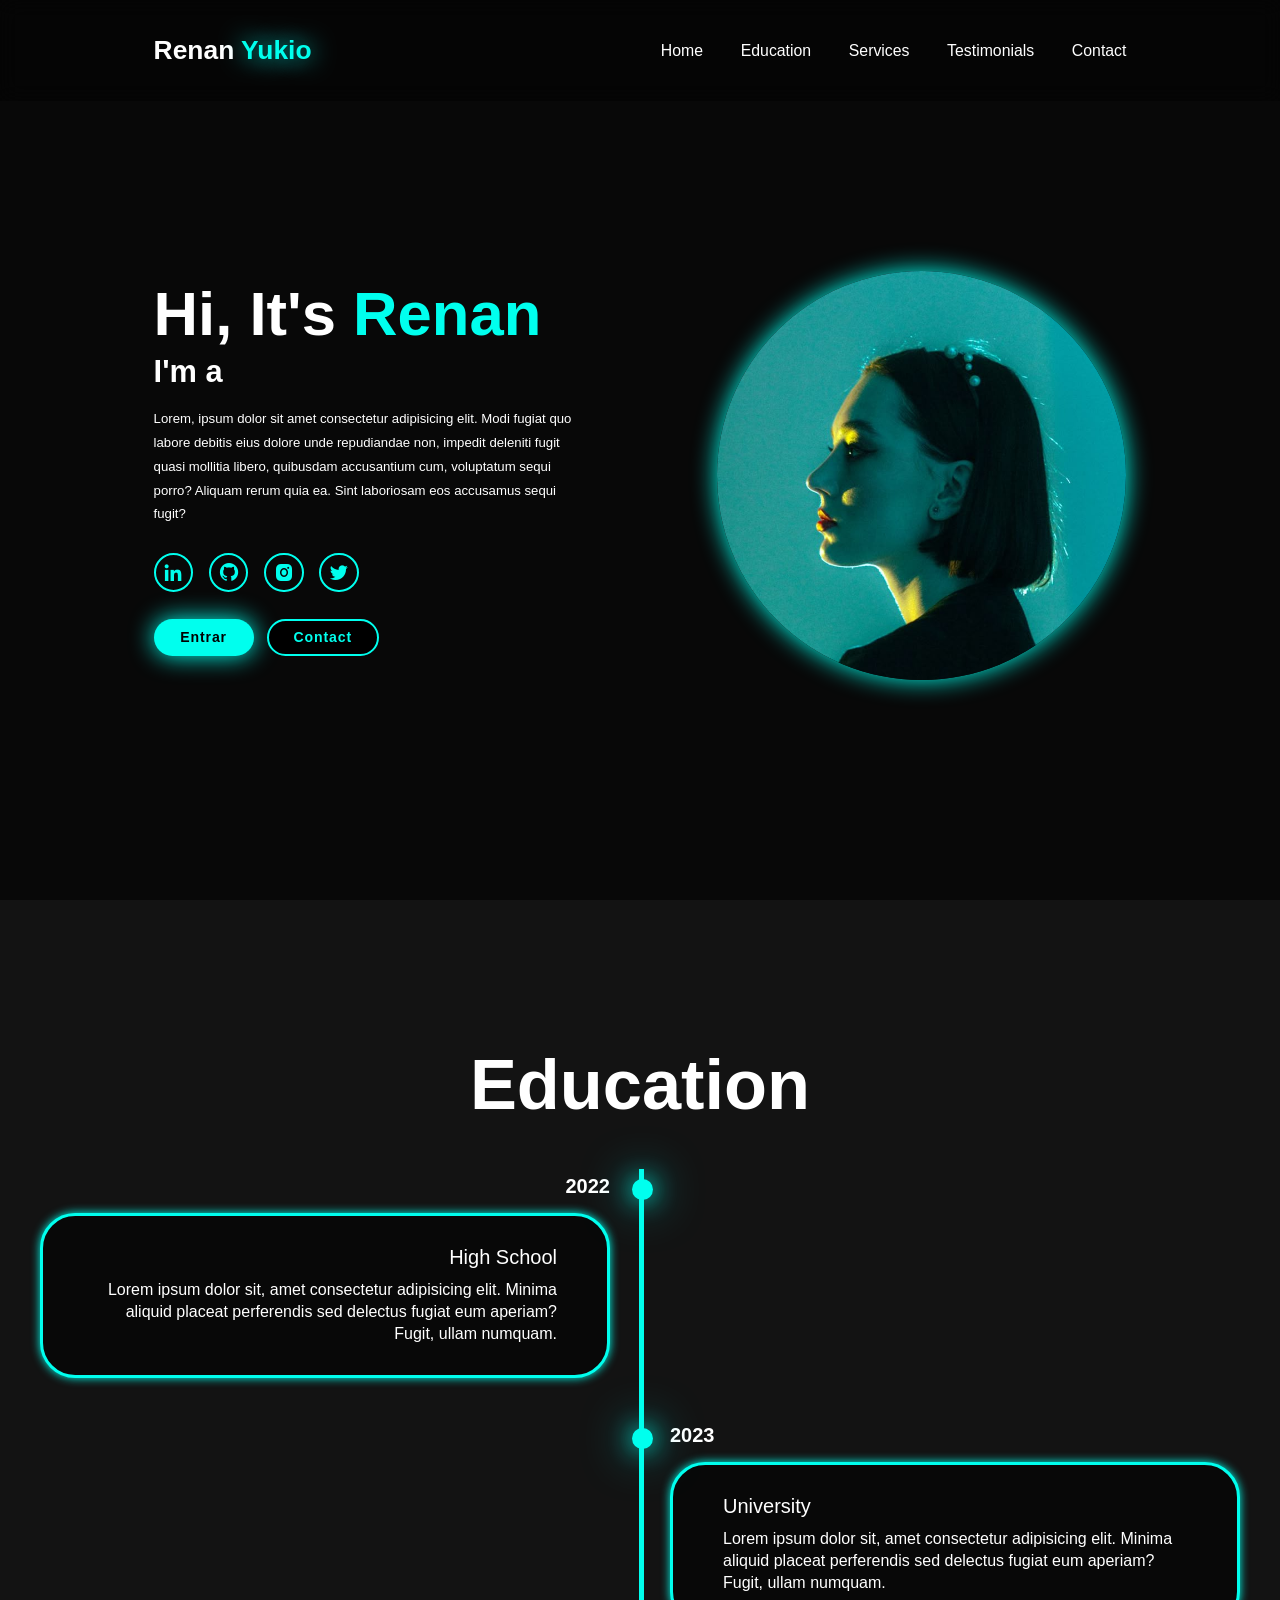
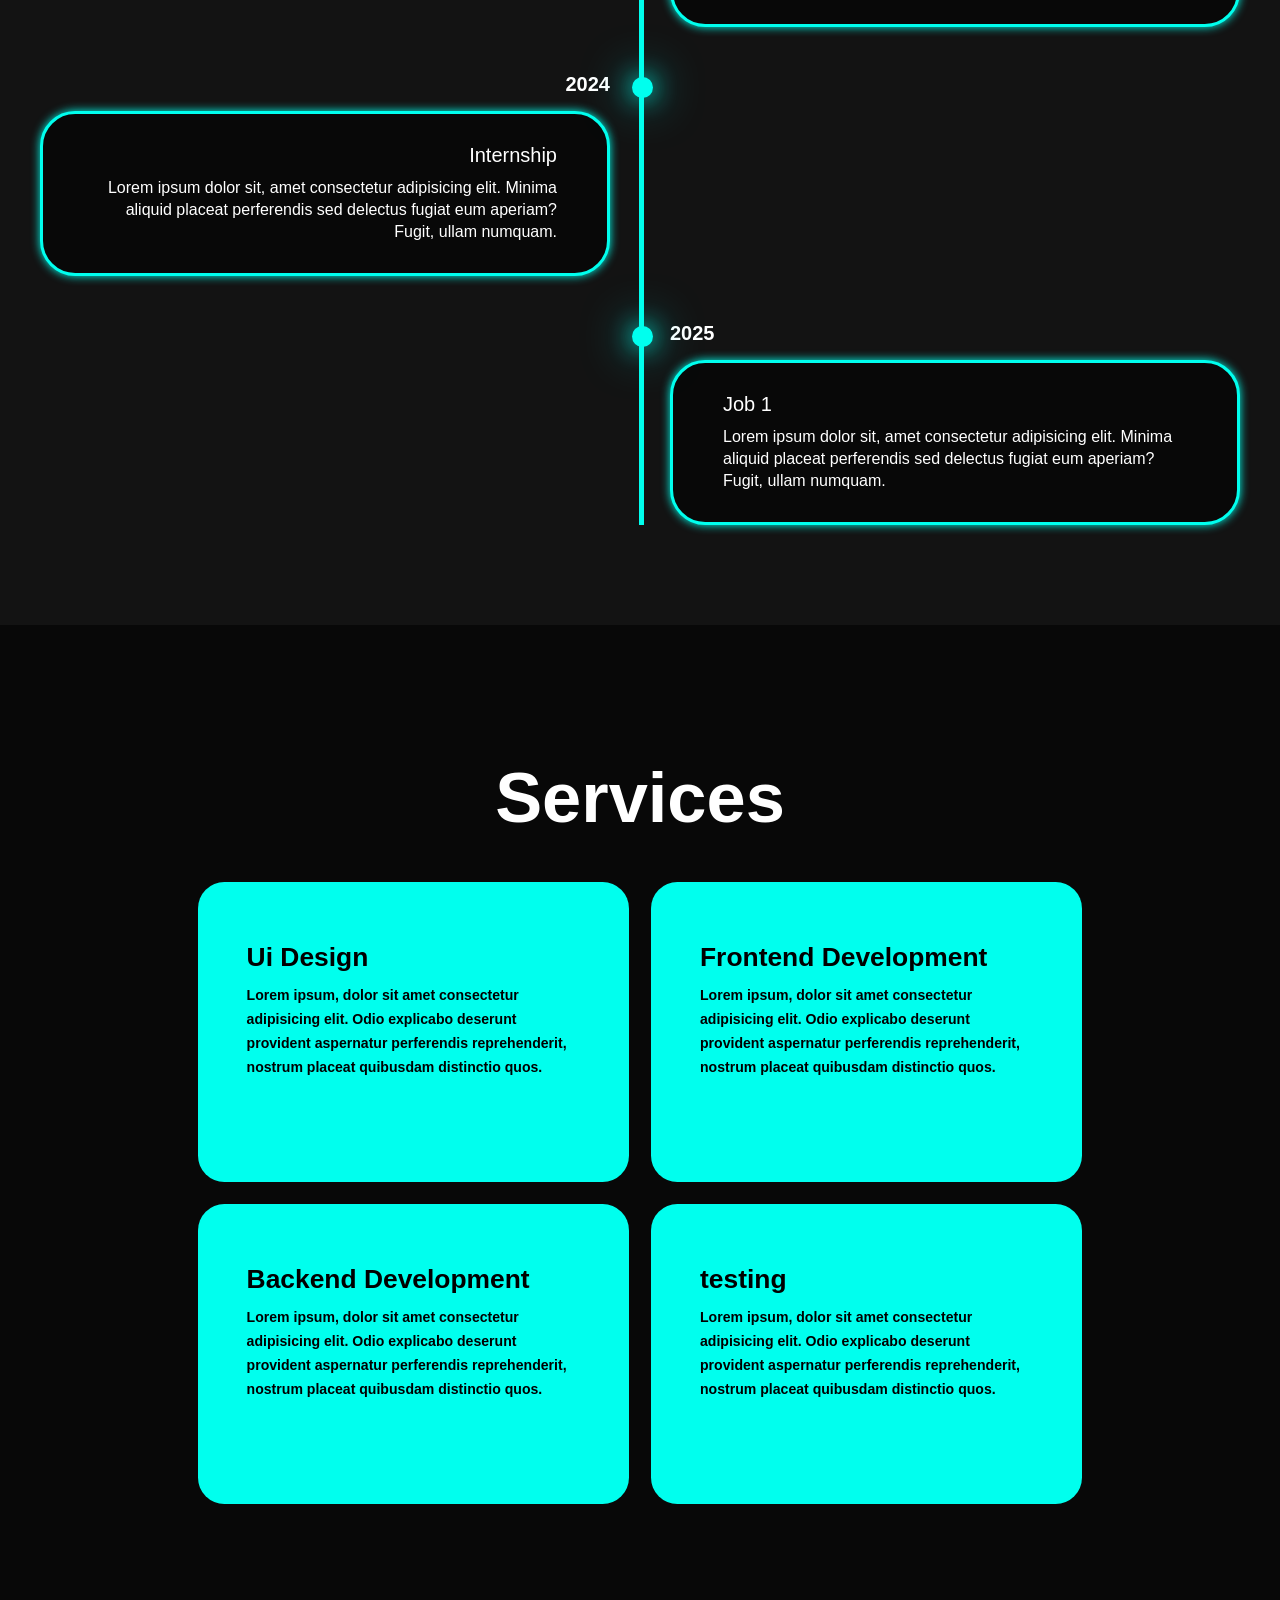
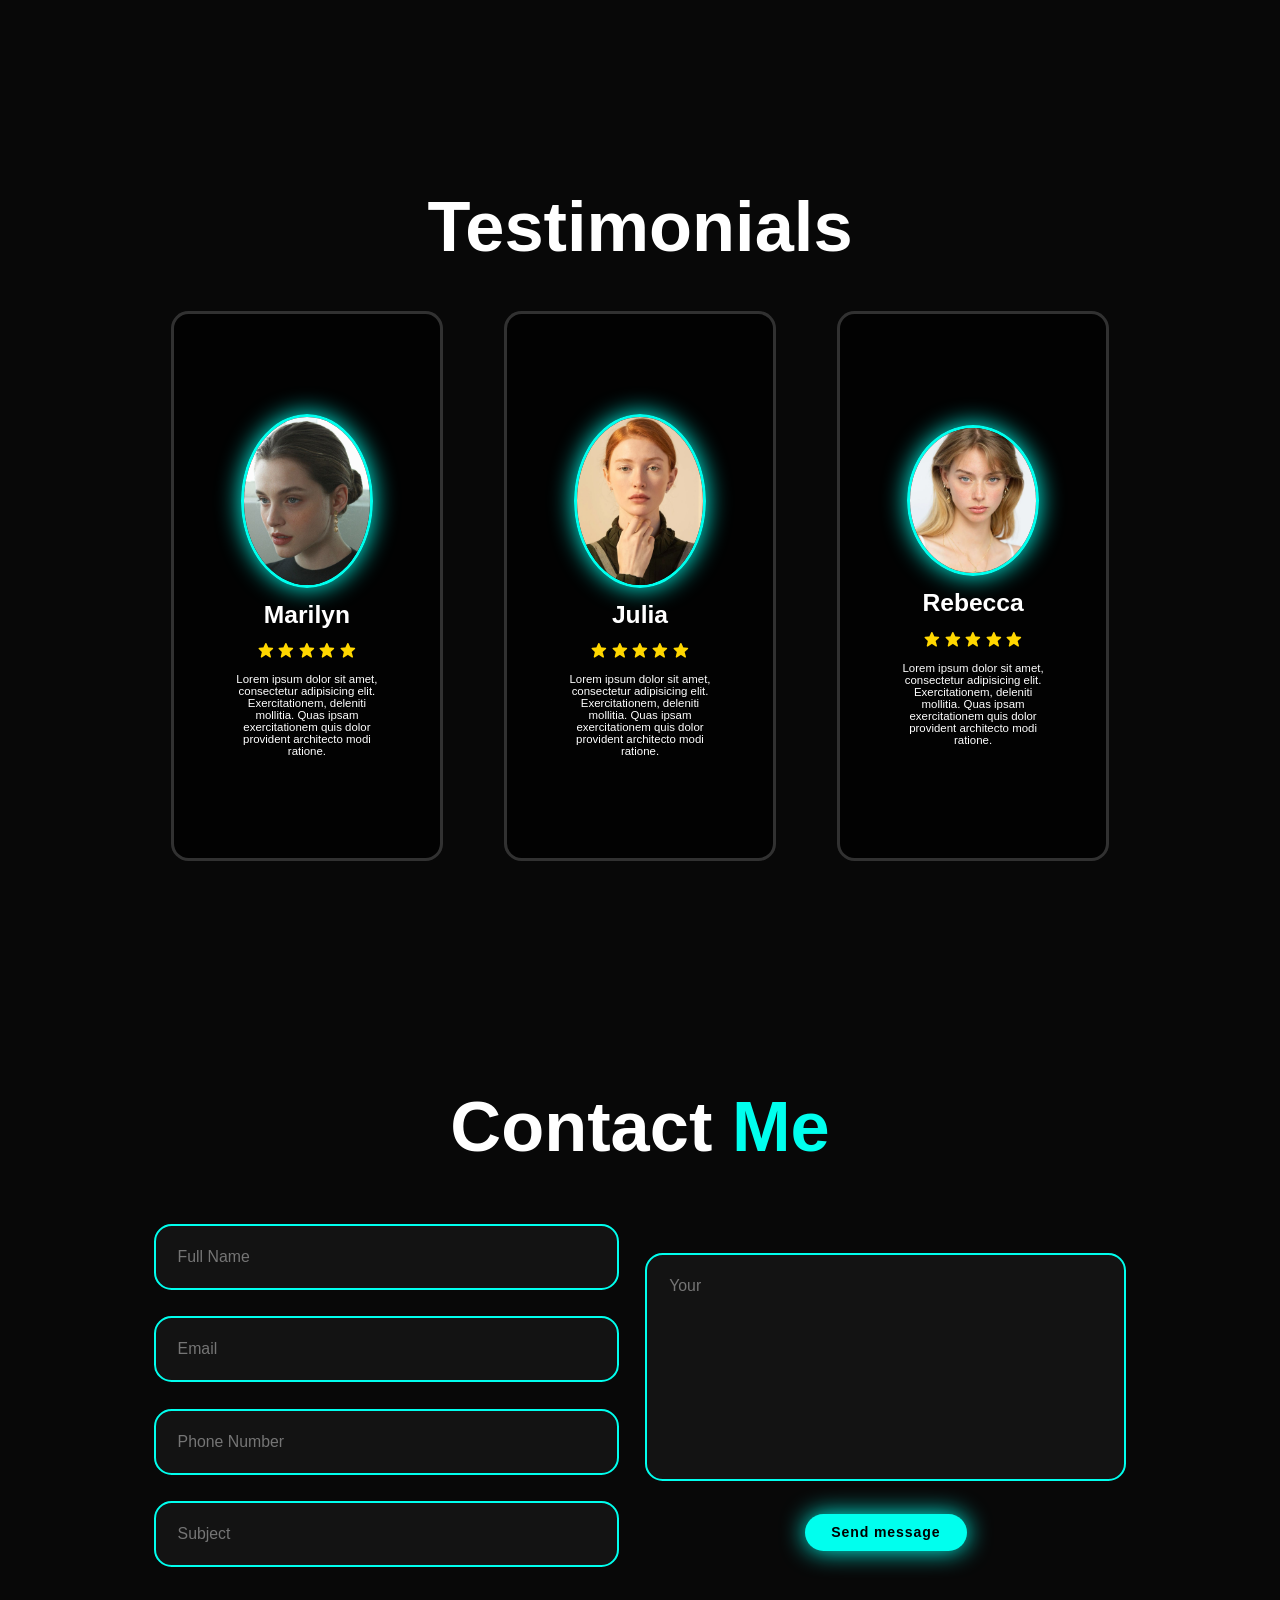
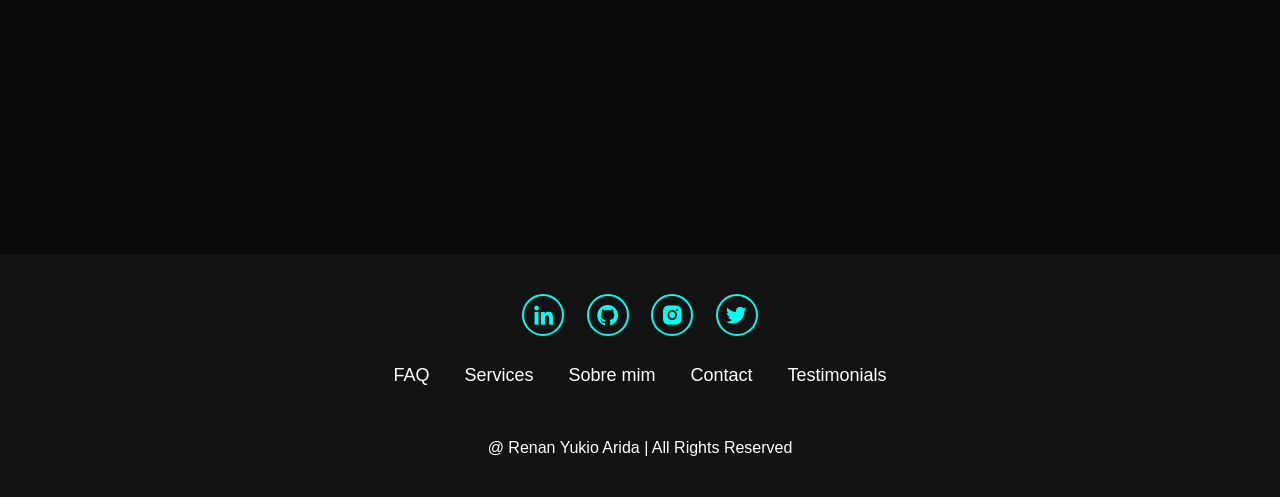
<file: index.html>
<!DOCTYPE html>
<html lang="en">
<head>
    <meta charset="UTF-8">
    <meta name="viewport" content="width=device-width, initial-scale=1.0">
    <title>Responsive Portfolio Website</title>
    <link rel="stylesheet" href="./css/style.css">
    <link href='https://unpkg.com/boxicons@2.1.4/css/boxicons.min.css' rel='stylesheet'>
</head>
<body>
    
    <header class="header">
        <a href="#home" class="logo">Renan
            <span>Yukio</span></a>

            <i class='bx bx-menu' id="menu-icon"></i>

            <nav class="navbar">
                <a href="#home">Home</a>
                <a href="#education">Education</a>
                <a href="#services">Services</a>
                <a href="#testimonials">Testimonials</a>
                <a href="#contact">Contact</a>
            </nav>
    </header>

        <section class="home" id="home">
            <div class="home-content">
                <h1>Hi, It's <span>Renan</span></h1>
                <h3 class="text-animation">I'm a <span></span></h3>
                <p>Lorem, ipsum dolor sit amet consectetur adipisicing elit. Modi fugiat quo labore debitis 
                eius dolore unde repudiandae non, impedit deleniti fugit quasi mollitia libero, quibusdam
                accusantium cum, voluptatum sequi porro? Aliquam rerum quia ea. Sint laboriosam eos accusamus
                sequi fugit?</p>

                    <div class="social-icons">
                        <a href="#"><i class='bx bxl-linkedin'></i></a>
                        <a href="#"><i class='bx bxl-github'></i></a>
                        <a href="#"><i class='bx bxl-instagram-alt'></i></a>
                        <a href="#"><i class='bx bxl-twitter'></i></a>
                    </div>

                    <div class="btn-group">
                        <a href="/html/login.html" class="btn">Entrar</a>
                        <a href="#contact"
                        class="btn">Contact</a>
                    </div>
                </div>
                    <div class="home-img">
                        <img src="imagens/image.jpg" alt="">
                    </div>
        </section>

        <section class="education" id="education">
            <h2 class="heading">Education</h2>

            <div class="timeline-items">

                <div class="timeline-item">
                    <div class="timeline-dot"></div>
                        <div class="timeline-date">2022
                        </div>
                        <div class="timeline-content">
                            <h3>High School</h3>
                            <p>Lorem ipsum dolor sit, amet consectetur adipisicing elit.
                            Minima aliquid placeat perferendis sed delectus fugiat
                             eum aperiam? Fugit, ullam numquam.</p>
                        </div>
                    
                </div>

                <div class="timeline-item">
                    <div class="timeline-dot"></div>
                        <div class="timeline-date">2023
                        </div>
                        <div class="timeline-content">
                            <h3>University</h3>
                            <p>Lorem ipsum dolor sit, amet consectetur adipisicing elit.
                            Minima aliquid placeat perferendis sed delectus fugiat
                             eum aperiam? Fugit, ullam numquam.</p>
                        </div>
                    
                </div>

                <div class="timeline-item">
                    <div class="timeline-dot"></div>
                        <div class="timeline-date">2024
                        </div>
                        <div class="timeline-content">
                            <h3>Internship</h3>
                            <p>Lorem ipsum dolor sit, amet consectetur adipisicing elit.
                            Minima aliquid placeat perferendis sed delectus fugiat
                             eum aperiam? Fugit, ullam numquam.</p>
                        </div>
                    
                </div>

                <div class="timeline-item">
                    <div class="timeline-dot"></div>
                        <div class="timeline-date">2025
                        </div>
                        <div class="timeline-content">
                            <h3>Job 1</h3>
                            <p>Lorem ipsum dolor sit, amet consectetur adipisicing elit.
                            Minima aliquid placeat perferendis sed delectus fugiat
                             eum aperiam? Fugit, ullam numquam.</p>
                        </div>
                    </div>
                
            </div>
        </section>


        <section class="services" id="services">
            <h2 class="heading">Services</h2>

            <div class="services-container">
                <div class="service-box">
                    <div class="service-info">
                        <h4>Ui Design</h4>
                        <p>Lorem ipsum, dolor sit amet consectetur adipisicing elit.
                        Odio explicabo deserunt provident aspernatur perferendis
                        reprehenderit, nostrum placeat quibusdam distinctio quos.</p>
                    </div>
                </div>

                <div class="service-box">
                    <div class="service-info">
                        <h4>Frontend Development</h4>
                        <p>Lorem ipsum, dolor sit amet consectetur adipisicing elit.
                        Odio explicabo deserunt provident aspernatur perferendis
                        reprehenderit, nostrum placeat quibusdam distinctio quos.</p>
                    </div>
                </div>

                <div class="service-box">
                    <div class="service-info">
                        <h4>Backend Development</h4>
                        <p>Lorem ipsum, dolor sit amet consectetur adipisicing elit.
                        Odio explicabo deserunt provident aspernatur perferendis
                        reprehenderit, nostrum placeat quibusdam distinctio quos.</p>
                    </div>
                </div>

                <div class="service-box">
                    <div class="service-info">
                        <h4>testing</h4>
                        <p>Lorem ipsum, dolor sit amet consectetur adipisicing elit.
                        Odio explicabo deserunt provident aspernatur perferendis
                        reprehenderit, nostrum placeat quibusdam distinctio quos.</p>
                    </div>
                </div>
            </div>
        </section>

        <section class="testimonials" id="testimonials">
            <div class="testimonials-box">
                <h2 class="heading">Testimonials</h2>

                <div class="wrapper">
                    <div class="testimonial-item">
                        <img src="imagens/1.jpg" alt="">
                        <h2>Marilyn</h2>
                        <div class="rating">
                            <i class='bx bxs-star' id="star"></i>
                            <i class='bx bxs-star' id="star"></i>
                            <i class='bx bxs-star' id="star"></i>
                            <i class='bx bxs-star' id="star"></i>
                            <i class='bx bxs-star' id="star"></i>
                        </div>
                        <p>Lorem ipsum dolor sit amet, consectetur adipisicing elit.
                        Exercitationem, deleniti mollitia. Quas ipsam exercitationem
                        quis dolor provident architecto modi ratione.</p>
                    </div>

                    <div class="testimonial-item">
                        <img src="imagens/2.jpg" alt="">
                        <h2>Julia</h2>
                        <div class="rating">
                            <i class='bx bxs-star' id="star"></i>
                            <i class='bx bxs-star' id="star"></i>
                            <i class='bx bxs-star' id="star"></i>
                            <i class='bx bxs-star' id="star"></i>
                            <i class='bx bxs-star' id="star"></i>
                        </div>
                        <p>Lorem ipsum dolor sit amet, consectetur adipisicing elit.
                        Exercitationem, deleniti mollitia. Quas ipsam exercitationem
                        quis dolor provident architecto modi ratione.</p>
                    </div>

                    <div class="testimonial-item">
                        <img src="imagens/3.jpg" alt="">
                        <h2>Rebecca</h2>
                        <div class="rating">
                            <i class='bx bxs-star' id="star"></i>
                            <i class='bx bxs-star' id="star"></i>
                            <i class='bx bxs-star' id="star"></i>
                            <i class='bx bxs-star' id="star"></i>
                            <i class='bx bxs-star' id="star"></i>
                        </div>
                        <p>Lorem ipsum dolor sit amet, consectetur adipisicing elit.
                        Exercitationem, deleniti mollitia. Quas ipsam exercitationem
                        quis dolor provident architecto modi ratione.</p>
                    </div>
                </div>
            </div>
        </section>

        <section class="contact" id="contact">
            <h2 class="heading">Contact <span>Me</span></h2>

            <form action="">
                <div class="input-group">
                    <div class="input-box">
                        <input type="text" placeholder="Full Name">
                        <input type="email" placeholder="Email">
                    </div>
                    <div class="input-box">
                        <input type="number" placeholder="Phone Number">
                        <input type="text" placeholder="Subject">
                    </div>
                </div>

                <div class="input-group-2">
                    <textarea name="" id="" cols="30" rows="10"
                     placeholder="Your"></textarea>
                     <input type="submit" value="Send message" class="btn">
                </div>
            </form>
        </section>


        <footer class="footer">
            <div class="social">
                <a href="#"><i class='bx bxl-linkedin'></i></a>
                <a href="#"><i class='bx bxl-github'></i></a>
                <a href="#"><i class='bx bxl-instagram-alt'></i></a>
                <a href="#"><i class='bx bxl-twitter'></i></a>
            </div>

            <ul class="list">
                <li>
                    <a href="#">FAQ</a>
                </li>

                <li>
                    <a href="#">Services</a>
                </li>

                <li>
                    <a href="#">Sobre mim</a>
                </li>

                <li>
                    <a href="#">Contact</a>
                </li>

                <li>
                    <a href="#">Testimonials</a>
                </li>
            </ul>
            <p class="copyright">
                @ Renan Yukio Arida |   All Rights Reserved
            </p>
        </footer>

    <script src="js/script.js"></script>
</body>
</html>
</file>
<file: css/style.css>
* {
    margin: 0;
    padding: 0;
    box-sizing: border-box;
    text-decoration: none;
    border: none;
    outline: none;
    scroll-behavior: smooth;
    font-family: "poppins", sans-serif;
}

:root {
    --bg-color: #080808;
    --second-bg-color: #131313;
    --text-color: white;
    --main-color: #00ffee;
}
    
html{
    font-size: 60%;
    overflow-x: hidden;
}

body{
    background: var(--bg-color);
    color: var(--text-color);
}

.header{
    position: fixed;
    top: 0;
    left: 0;
    width: 100%;
    padding: 4rem 12% 4rem;
    background: rgba(0, 0, 0, 0.3);
    backdrop-filter: blur(10px);
    display: flex;
    justify-content: space-between;
    align-items: center;
    z-index: 5;
}

.logo{
    font-size: 3rem;
    color: var(--text-color);
    font-weight: 800;
    cursor: pointer;
    transition: 0.3s ease;
}

.logo:hover{
    transform: scale(1.1);
}

.logo span{
    text-shadow: 0 0 25px var(--main-color);
}

.navbar a{
    font-size: 1.8rem;
    color: var(--text-color);
    margin-left: 4rem;
    font-weight: 500;
    transition: 0.3s ease;
    border-bottom: 3px solid transparent;
}
.navbar a:hover,
.navbar a.active{
    color: var(--main-color);
    border-bottom: 3px solid var(--main-color);
}
#menu-icon{
    font-size: 3.6rem;
    color: var(--main-color);
    display: none;
}

section {
    min-height: 100vh;
    padding: 10rem 12% 10rem;
}

.home {
    display: flex;
    align-items: center;
    justify-content: center;
    gap: 15rem;
}

.home-content {
    display: flex;
    flex-direction: column;
    align-items: baseline;
    text-align: left;
    justify-content: center;
    margin-top: 3rem;
}

span {
    color: var(--main-color);
}

.logo span {
    color: var(--main-color);
}

.home-content h3 {
    margin-bottom: 2rem;
    margin-top: 1rem;
    font-size: 3.5rem;
}

.home-content h1{
    font-size: 7rem;
    font-weight: 700;
    margin-top: 1.5rem;
    line-height: 1;
}

.home-img {
    border-radius: 50%;
}

.home-img img {
    position: relative;
    top: 3rem;
    width: 32vw;
    height: 32vw; /* Altura igual à largura */
    border-radius: 50%;
    box-shadow: 0 0 25px var(--main-color);
    cursor: pointer;
    transition: 0.4s ease-in-out;
    object-fit: cover; /* Garante que a imagem se ajuste corretamente */
}


.home-img img:hover {
    box-shadow: 0 0 25px var(--main-color),
                0 0 50px var(--main-color),
                0 0 100px var(--main-color); /* Correção aqui */
}

.home-content p {
    font-size: 1.5rem;
    font-weight: 500;
    line-height: 1.8;
    max-width: 1000px;
}

.social-icons a{
    display: inline-flex;
    justify-content: center;
    align-items: center;
    width: 4.5rem;
    height: 4.5rem;
    background: transparent;
    border: 2px solid var(--main-color);
    font-size: 2.5rem;
    border-radius: 50%;
    color: var(--main-color);
    margin: 3rem 1.5rem 3rem 0;
    transition: 0.3s ease-in-out;
}

.social-icons a:hover {
    color: var(--text-color);
    transform: scale(1.3)translateY(-5px);
    box-shadow: 0 0 25px var(--main-color);
    background-color: var(--main-color);
}

.btn {
    display: inline-block;
    padding: 1rem 2.8rem;
    background: var(--main-color);
    box-shadow: 0 0 25px var(--main-color);
    border-radius: 4rem;
    font-size: 1.6rem;
    color: black;
    border: 2px solid transparent;
    letter-spacing: 0.1rem;
    font-weight: 600;
    transition: 0.3s ease-in-out;
    cursor: pointer;
}

.btn:hover {
    transform: scale(1.05);
    box-shadow: 0 0 50px var(--main-color);
}

.btn-group {
    display: flex;
    align-items: center;
    gap: 1.5rem;
}

.btn-group a:nth-of-type(2) {
    background-color: black;
    color: var(--main-color);
    border: 2px solid var(--main-color);
    box-shadow: 0 0 25px transparent;
}

.btn-group a:nth-of-type(2):hover {
    box-shadow: 0 0 25px var(--main-color);
    background-color: var(--main-color);
    color: black;
}

.text-animation {
    font-size: 34px;
    font-weight: 600;
    min-width: 280px;
}

.text-animation span {
    position: relative;
}

.text-animation span::before{
    content: "web developer";
    color: var(--main-color);
    animation: words 20s infinite;
}

.text-animation span::after{
    content: "";
    background-color: var(--bg-color);
    position: absolute;
    width: calc(100% + 8px);
    height: 100%;
    border-left: 3px solid var(--bg-color);
    right: -8px;
    animation: cursor 0.6s infinite, typing 20s steps(14) infinite;
}

@keyframes cursor {
    to{
        border-left: 2px solid var(--main-color);
    }
}

@keyframes words {
    0%, 
    20% {
        content: "Frontend Designer";
    }
    21%,
    40%{
        content: "Web Designer";
    }
    41%,
    60%{
        content: "UI / UX Designer";
    }
    61%,
    80%{
        content: "Web Developer";
    }
    81%,
    100%{
        content: "Software Tester";
    }
}

@keyframes typing {
    10%,
    15%,
    30%,
    35%,
    50%,
    55%,
    70%,
    75%,
    90%,
    95%{
        width: 0;
    }
    5%,
    20%,
    25%,
    40%,
    45%,
    60%,
    65%,
    80%,
    85%{
        width: calc(100% + 8px);
    }
}

.heading {
    font-size: 8rem;
    text-align: center;
    margin: 5rem 0;
}

.education {
    padding: 100px 15px;
    background: var(--second-bg-color);
}

.education h2 {
    margin-bottom: 5rem;
}

.timeline-items{
    max-width: 1200px;
    margin: auto;
    display: flex;
    flex-wrap: wrap;
    position: relative;
}

.timeline-items::before{
    content: "";
    position: absolute;
    width: 5px;
    height: 100%;
    background-color: var(--main-color);
    left: calc(50% - 1px);
}

.timeline-item {
    margin-bottom: 40px;
    width: 100%;
    position: relative;
}

.timeline-item:last-child{
    margin-bottom: 0;
}

.timeline-item:nth-child(odd) {
    padding-right: calc(50% + 30px);
    text-align: right;
}

.timeline-item:nth-child(even) {
    padding-left: calc(50% + 30px);
}

.timeline-dot {
    height: 21px;
    width: 21px;
    background-color: var(--main-color);
    box-shadow: 0 0 25px var(--main-color),
                0 0 50px var(--main-color);
    position: absolute;
    left: calc(50% - 8px);
    border-radius: 50%;
    top: 10px;
}

.timeline-date{
    font-size: 20px;
    font-weight: 800;
    color: white;
    margin: 6px 0 15px;
}

.timeline-content {
    background-color: var(--bg-color);
    border: 3px solid var(--main-color);
    padding: 30px 50px;
    border-radius: 4rem;
    box-shadow: 0 0 10px var(--main-color);
    cursor: pointer;
    transition: 0.3s ease-in-out;
}

.timeline-content:hover {
    transform: scale(1.05);
    box-shadow: 0 0 25px var(--main-color);
}

.timeline-content h3 {
    font-size: 20px;
    color: white;
    margin: 0 0 10px;
    font-weight: 500;
}

.timeline-content p {
    color: white;
    font-size: 16px;
    font-weight: 300;
    line-height: 22px;
}

::-webkit-scrollbar {
    width: 15px;
}

::-webkit-scrollbar-thumb {
    background-color: var(--main-color);
}

::-webkit-scrollbar-track {
    background-color: var(--bg-color);
    width: 50px;
}

.services {
    background: var(--bg-color);
    color: black;
}

.services h2 {
    margin-bottom: 5rem;
    color: white;
}

.services-container {
    display: grid;
    grid-template-columns: repeat(2,1fr);
    align-items: center;
    gap: 2.5rem;
}

.service-box {
    background-color: var(--main-color);
    height: 300px;
    border-radius: 3rem;
    border: 5px solid transparent;
    cursor: pointer;
    transition: 0.4 ease-in-out;
}

.service-box:hover {
    background: white;
    color: black;
    border: 5px solid var(--main-color);
    transform: scale(1.03);
}

.service-box .service-info {
    display: flex;
    flex-direction: column;
    text-align: left;
    max-height: 200px;
    justify-content: left;
    align-items: baseline;
    padding: 5rem 5rem;
}

.service-info h4 {
    font-size: 3rem;
    font-weight: 800;
    line-height: 2;
}

.service-info p{
    font-size: 1.6rem;
    font-weight: 600;
    max-height: 100px;
    line-height: 1.7;
    margin: auto;
}

.testimonials-box {
    background-size: cover;
    display: flex;
    align-items: center;
    justify-content: center;
    flex-direction: column;
}

.testimonials .heading {
    margin-bottom: 5rem;
}

.testimonials-box img {
    width: 15rem;
    border-radius: 50%;
    border: 3px solid var(--main-color);
    box-shadow: 0 0 25px var(--main-color);
}

.wrapper {
    display: grid;
    grid-template-columns: repeat(3,1fr);
    gap: 3rem;
}

.testimonial-item{
    min-height: 550px;
    max-width: 450px;
    background: rgba(0, 0, 0, 0.7);
    border: 3px solid rgba(238, 238, 238, 0.2);
    border-radius: 2rem;
    margin: 0 2rem;
    padding: 30px 60px;
    cursor: pointer;
    display: flex;
    flex-direction: column;
    align-items: center;
    justify-content: center;
    text-align: center;
    gap: 1.5rem;
    color: white;
    transition: 0.4s ease-in-out;
}

.testimonial-item:hover {
    border: 3px solid var(--main-color);
    transform: translateY(-10px)scale(1.03);
    box-shadow: 0 0 50px var(--main-color);
}

.testimonial-item h2 {
    font-size: 2.8rem;
}

.testimonial-item p {
    font-size: 1.3rem;
}

#star {
    color: gold;
    font-size: 2rem;
}

.contact {
    background-color: var(--bg-color);
}

.contact h2 {
    margin-bottom: 3rem;
    color: white;
}

.contact form {
    display: flex;
    align-items: center;
    justify-content: center;
    gap: 3rem;
    margin: 5rem auto;
    text-align: center;
}

.contact form .input-box {
    display: flex;
    justify-content: center;
    flex-wrap: wrap;
}

.contact form .input-box input,
.contact form  textarea{
    width: 100%;
    padding: 2.5rem;
    font-size: 1.8rem;
    color: var(--text-color);
    background: var(--second-bg-color);
    border-radius: 2rem;
    border: 2px solid var(--main-color);
    margin: 1.5rem 0;
    resize: none;
}

.contact form .btn {
    margin-top: 2rem;
}

.footer {
    position: relative;
    bottom: 0;
    width: 100%;
    padding: 40px 0;
    background-color: var(--second-bg-color);
}

.footer .social {
    text-align: center;
    padding-bottom: 25px;
    color: var(--main-color);
}

.footer .social a{
    font-size: 25px;
    color: var(--main-color);
    border: 2px solid var(--main-color);
    width: 42px;
    height: 42px;
    line-height: 42px;
    display: inline-block;
    text-align: center;
    border-radius: 50%;
    margin: 0 10px;
    transition: 0.3s ease-in-out;
}

.footer .social a:hover{
    transform: scale(1.2)translateY(-10px);
    background-color: var(--main-color);
    color: black;
    box-shadow: 0 0 25px var(--main-color);
}

.footer ul {
    margin-top: 0;
    padding: 0;
    font-size: 18px;
    line-height: 1.6;
    margin-bottom: 0;
    text-align: center;
}

.footer ul li a {
    color: white;
    border-bottom: 3px solid transparent;
    transition: 0.3 ease-in-out;
}

.footer ul li a:hover {
    border-bottom: 3px solid var(--main-color);
}

.footer ul li {
    display: inline-block;
    padding: 0 15px;
}

.footer .copyright {
    margin-top: 50px;
    text-align: center;
    font-size: 16px;
    color: white;
}

@media(max-width:1285px) {
    html{
        font-size: 55%;
    }
    .services-container{
        padding-bottom: 7rem;
        grid-template-columns: repeat(2,1fr);
        margin: 0 5rem;
    }
}

@media(max-width:991px) {
    header{
        padding: 2rem 3%;
    }
    section{
        padding: 10rem 3% 2rem;
    }
    .timeline-items::before{
        left: 7px;
    }
    .timeline-item:nth-child(odd) {
        padding-right: 0;
        text-align: left;
    }
    .timeline-item:nth-child(odd),
    .timeline-item:nth-child(even){
        padding-left: 37px;
    }
    .timeline-dot{
        left: 0;
    }
    .services {
        padding-bottom: 7rem;
    }
    .testimonials .wrapper{
        grid-template-columns: repeat(1,1fr);
    }
    .contact form {
        flex-direction: column;
    }
    .footer {
        padding: 2rem 3%;
    }
    @media(max-width:895px) {
        #menu-icon{
            display: block;
        }
        .navbar {
            position: absolute;
            top: 100%;
            right: 0;
            width: 50%;
            padding: 1rem 3%;
            background: rgba(0, 0, 0, 0.8);
            backdrop-filter: blur(20px);
            border-bottom-left-radius: 2rem;
            border-left: 2px solid var(--main-color);
            border-bottom: 2px solid var(--main-color);
            display: none;
        }
        .navbar.active{
            display: block;
        }
        .navbar a{
            display: block;
            font-size: 2rem;
            margin: 3rem 0;
            color: white;
        }
        .home {
            flex-direction: column-reverse;
            margin: 5rem 4rem;
        }
        .home-content h3 {
            font-size: 2.6rem;
        }
        .home-content h1{
            font-size: 8rem;
            margin-top: 3rem;
        }
        .home-content p{
            max-width: 600px;
            margin: 0 auto;
        }
        .home-img img {
            width: 56vw;
        }
        .services h2 {
            margin-bottom: 3rem;
        }
        .services-container {
            grid-template-columns: repeat(1,1fr);
        }
    }
}
</file>
